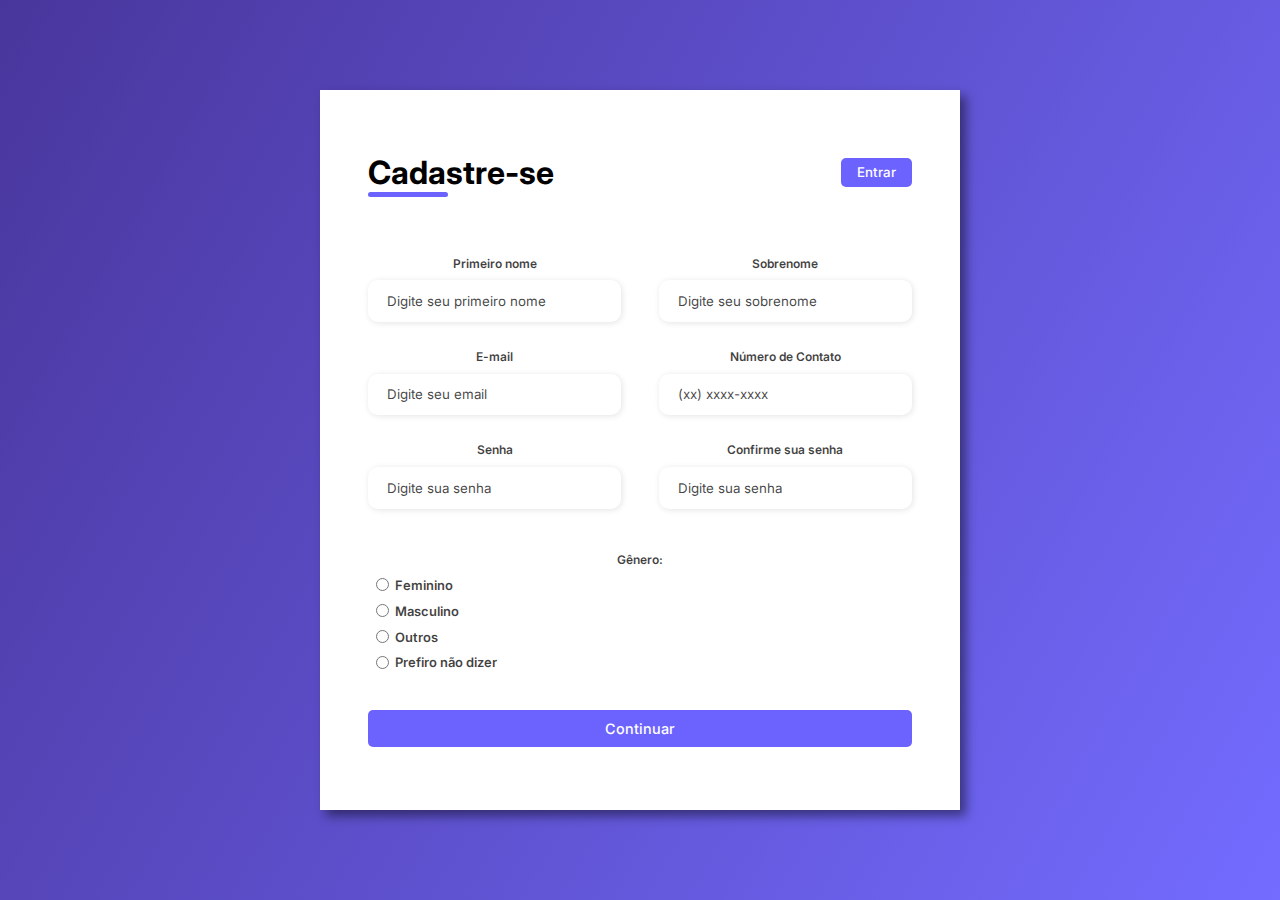
<file: index.html>
<!DOCTYPE html>
<html lang="pt-br">
<head>
    <meta charset="UTF-8">
    <meta http-equiv="X-UA-Compatible" content="IE=edge">
    <meta name="viewport" content="width=device-width, initial-scale=1.0">
    <link rel="stylesheet" href="assets/css/style.css">
    <title>Projeto Formulário</title>
</head>
<body>
    <div class="container">
        <div class="form-image">
            <img src="/assets/images/undraw_shopping_re_3wst.svg">
        </div>
        <div class="form">
            <form>
                <div class="form-header">
                    <div class="title">
                        <h1>Cadastre-se</h1>
                    </div>
                    <div class="login-button">
                        <button><a href="login/login.html">Entrar</a></button>
                    </div>
                </div>

                 <div class="input-group">
                    <div class="input-box">
                        <label for="firstname">Primeiro nome</label>
                        <input type="text" id="firstname" name="firstname" placeholder="Digite seu primeiro nome" required>
                    </div>

                    <div class="input-box">
                        <label for="sobrenome">Sobrenome</label>
                        <input type="text" id="sobrenome" name="sobrenome" placeholder="Digite seu sobrenome" required>
                    </div>

                    <div class="input-box">
                        <label for="email">E-mail</label>
                        <input type="email" id="email" name="email" placeholder="Digite seu email" required>
                    </div>

                    <div class="input-box">
                        <label for="number">Número de Contato</label>
                        <input type="tel" id="number" name="number" placeholder="(xx) xxxx-xxxx" required>
                    </div>

                    <div class="input-box">
                        <label for="password">Senha</label>
                        <input type="password" id="password" name="password" placeholder="Digite sua senha" required>
                    </div>

                    <div class="input-box">
                        <label for="confirm-password">Confirme sua senha</label>
                        <input type="password" id="confirm-password" name="confirm-password" placeholder="Digite sua senha" required>
                    </div>
                 </div>

                 <div class="gender-container">
                    <div class="gender-header">
                        <h6>Gênero:</h6>
                    </div>

                    <div class="gender-group-container">

                        <div class="gender-group">
                            <div class="gender-input">
                                <input type="radio" name="gender" id="female">
                                <label for="female">Feminino</label>
                            </div>
                        </div>
                        <div class="gender-group">
                            <div class="gender-input">
                                <input type="radio" name="gender" id="male">
                                <label for="male">Masculino</label>
                            </div>
                        </div>
                        <div class="gender-group">
                            <div class="gender-input">
                                <input type="radio" name="gender" id="others">
                                <label for="others">Outros</label>
                            </div>
                        </div>
                        <div class="gender-group">
                            <div class="gender-input">
                                <input type="radio" name="gender" id="none">
                                <label for="none">Prefiro não dizer</label>
                            </div>
                        </div>
                    </div>
                 </div>

                 <div class="continue-button">
                     <button><a href="#">Continuar</a></button>
                 </div>
            </form>
        </div>
    </div>
    
</body>
</html>
</file>
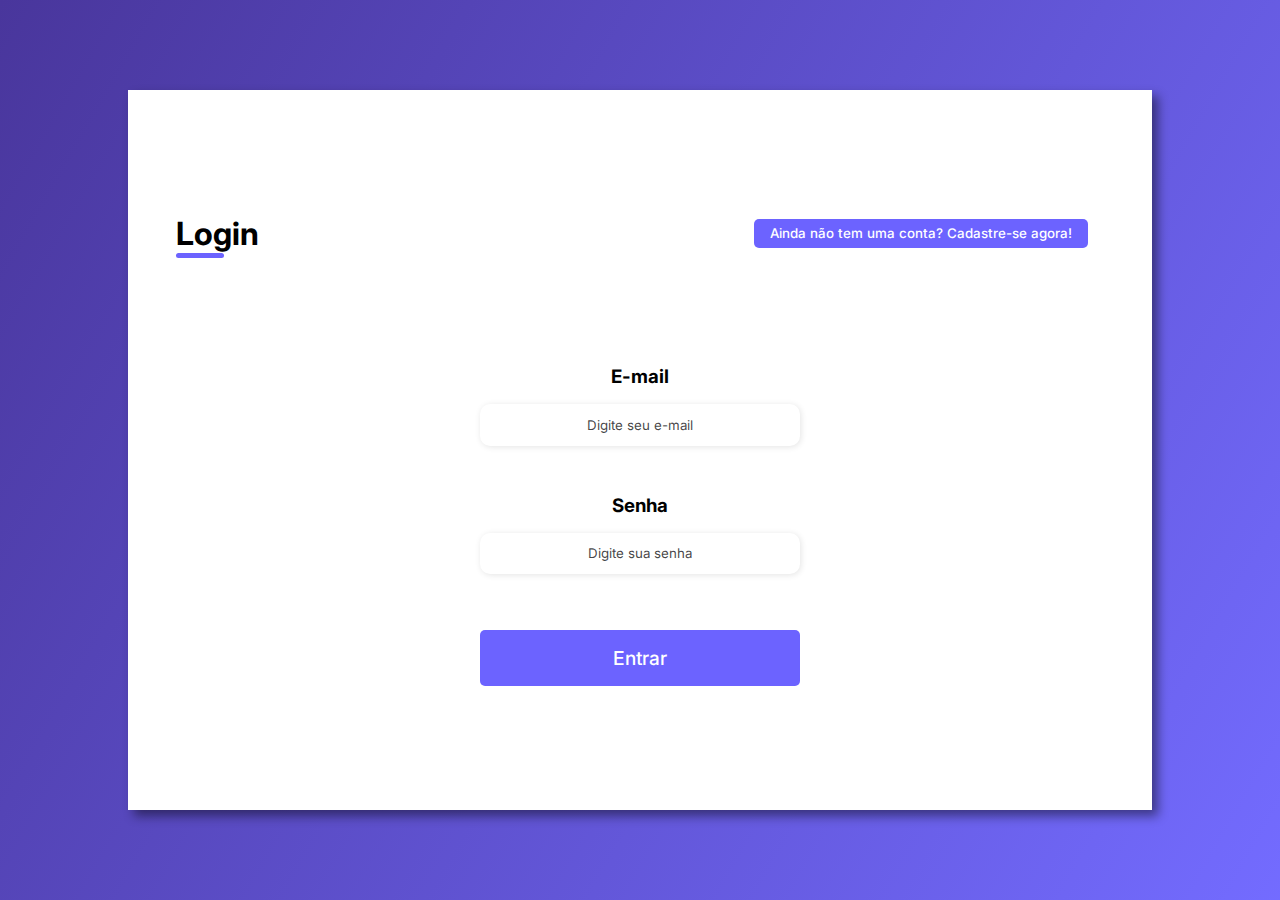
<file: login/login.html>
<!DOCTYPE html>
<html lang="pt-br">
<head>
    <meta charset="UTF-8">
    <meta http-equiv="X-UA-Compatible" content="IE=edge">
    <meta name="viewport" content="width=device-width, initial-scale=1.0">
    <link href="assets/css/style.css" rel="stylesheet">
    <script src="assets/js/scripts.js"></script>
    <title>Login Page</title>
</head>
<body>

    <div class="container">
        
        <div class="form-image">
            <img src="assets/images/undraw_access_account_re_8spm.svg">
        </div>

            <form class="form">
                <div class="form-header">
                    <h1>Login</h1>

                    <div class="cadastre-se">
                        <button onclick="newLocation()">Ainda não tem uma conta? Cadastre-se agora!</button>
                    </div>
                </div>

                <div class="input-group">
                    <div class="input-box">
                        <h3 class="content-input-box">E-mail</h3>
                        <input type="email" id="email" name="email" placeholder="Digite seu e-mail" required>
                    </div>

                    <div class="input-box">
                        <h3 class="content-input-box">Senha</h3>
                        <input type="password" id="password" name="password" placeholder="Digite sua senha" required>
                    </div>

                </div>

                <div class="button-submit">
                    <button>Entrar</button>
                </div>

            </form>

        </div>

</body>
</html>
</file>
<file: assets/css/style.css>
@import url('https://fonts.googleapis.com/css2?family=Inter:wght@100;200;300;400;500;600;700;800;900&family=Open+Sans&family=Roboto&family=Roboto+Mono&display=swap');

* {
    padding: 0;
    margin: 0;
    box-sizing: border-box;
    font-family: 'Inter', sans-serif;
}

body {
    width: 100%;
    height: 100vh;
    display: flex;
    justify-content: center;
    align-items: center;
    background: linear-gradient(120deg, #49369c, #6b63fff1);
}

.container {
    width: 80%;
    height: 80vh;
    display: flex;
    box-shadow: 6px 6px 10px rgba(0, 0, 0, 0.451);
}

.form-image {
    width: 50%;
    display: flex;
    justify-content: center;
    align-items: center;
    background-color: #fde3a7d7;
    padding: 1px;
}

.form-image img {
    width: 31rem;
}

.form {
    width: 50%;
    text-align: center;
    justify-content: center;
    display: flex;
    flex-direction: column;
    background-color: #fff;
    padding: 3rem;
}

.form-header {
    margin-bottom: 3rem;
    display: flex;
    justify-content: space-between;
}

.login-button {
    display: flex;
    align-items: center;
}

.login-button button {
    border: 0;
    background-color: #6c63ff;
    padding: 0.4rem 1rem;
    border-radius: 5px;
    cursor: pointer;
}

.login-button button:hover {
    background-color: #6b63fff1;
}

.login-button button a {
    text-decoration: none;
    font-weight: 500;
    color: #fff;
}

.form-header h1::after {
    content: '';
    display: block;
    width: 5rem;
    height: 0.3rem;
    background-color: #6c63ff;
    margin: 0 auto;
    position: absolute;
    border-radius: 10px;
}

.input-group {
    display: flex;
    flex-wrap: wrap;
    justify-content: space-between;
    padding: 1rem 0;
}

.input-box {
    display: flex;
    flex-direction: column;
    margin-bottom: 1.1rem;
}

.input-box input {
    margin: 0.6rem 0;
    padding: 0.8rem 1.2rem;
    border: none;
    border-radius: 10px;
    box-shadow: 1px 1px 6px #0000001c;
}

.input-box input:hover {
    background-color: #eeeeee75;
}

.input-box input:focus-visible{
    outline: 1px solid #6c63ff;
}

.input-box label,
.gender-header h6 {
    font-size: 0.75rem;
    font-weight: 600;
    color: #000000c0;
}

.input-box input::placeholder {
    color: #000000be;
}

.gender-group {
    display: flex;
    justify-content: space-between;
    margin-top: 0.62rem;
    padding: 0 0.5rem;
}

.gender-input {
    display: flex;
    align-items: center;
}

.gender-input input {
    margin-right: 0.35rem;
}

.gender-input label {
    font-size: 0.81rem;
    font-weight: 600;
    color: #000000c0;
}

.continue-button button {
    width: 100%;
    margin-top: 2.5rem;
    border: none;
    background-color: #6c63ff;
    padding: 00.62rem;
    border-radius: 5px;
    cursor: pointer;
}

.continue-button button:hover {
    background-color: #6b63fff1;
}

.continue-button button a {
    text-decoration: none;
    font-size: 0.9rem;
    font-weight: 500;
    color: #fff;
}

@media screen and (max-width: 1330px) {
    .form-image{
        display: none;
    }

    .container {
        width: 50%;
    }

    .form {
        width: 100%;
    }
}

@media screen and (max-width: 1064px){
    .container {
        width: 90%;
        height: auto;
    }

    .input-group {
        flex-direction: column;
        overflow-y: scroll;
        flex-wrap: nowrap;
        max-height: 10rem;
        padding-right: 5rem;
    }

    .gender-input {
        margin-top: 2rem;
    }

    .gender-group {
        flex-direction: column;
    }

    .gender-input {
        margin-top: 0.5rem;
    }
}
</file>
<file: login/assets/css/style.css>
@import url('https://fonts.googleapis.com/css2?family=Inter:wght@100;200;300;400;500;600;700;800;900&family=Open+Sans&family=Roboto&family=Roboto+Mono&display=swap');

* {
    padding: 0;
    margin: 0;
    box-sizing: border-box;
    font-family: 'Inter', sans-serif;
}

body {
    width: 100%;
    height: 100vh;
    display: flex;
    justify-content: center;
    align-items: center;
    background: linear-gradient(120deg, #49369c, #6b63fff1);
}

.container {
    width: 80%;
    height: 80vh;
    display: flex;
    box-shadow: 6px 6px 10px rgba(0, 0, 0, 0.451);
}

.form-image {
    width: 50%;
    display: flex;
    justify-content: center;
    align-items: center;
    background-color: #fde3a7d7;
    padding: 1px;
}

.form-image img {
    width: 31rem;
}

.form {
    width: 50%;
    display: flex;
    flex-direction: column;
    justify-content: center;
    text-align: center;
    background-color: #fff;
    padding: 3rem;
}

.form-header {
    display: flex;
    justify-content: space-between;
    margin-bottom: 5rem;
}

.cadastre-se {
    display: flex;
    align-items: center;
}

.cadastre-se button {
    border: 0;
    background-color: #6c63ff;
    padding: 0.4rem 1rem;
    border-radius: 5px;
    cursor: pointer;
    text-decoration: none;
    font-weight: 500;
    color: #fff;
}

.cadastre-se button:hover {
    background-color: #6b63fff1;
}

.form-header h1::after {
    content: '';
    display: block;
    width: 3rem;
    height: 0.3rem;
    background-color: #6c63ff;
    margin: 0 auto;
    position: absolute;
    border-radius: 10px;
}

.input-group {
    display: flex;
    flex-direction: column;
    align-items: center;
    padding: 0rem;
}

.input-box {
    padding: 1rem;
}

.content-input-box {
    padding: 1rem;
    color: black;
    text-decoration-line: none;
}

.input-box input{
    width: 35rem;
    padding: 0.8rem 0.9rem;
    border: 0;
    border-radius: 10px;
    box-shadow: 1px 1px 6px #0000001c;
    text-align: left;
}

.input-box input:hover {
    background-color: #eeeeee75;
}

.input-box input:focus-visible{
    outline: 1px solid #6c63ff;
}

.input-box input::placeholder {
    color: #000000be;
    text-align: center;
}

.button-submit button {
    width: 35rem;
    margin-top: 2.5rem;
    border: none;
    background-color: #6c63ff;
    padding: 1rem;
    border-radius: 5px;
    cursor: pointer;
    text-decoration: none;
    font-size: 1.2rem;
    font-weight: 500;
    color: #fff;
}

.button-submit button:hover {
    background-color: #6b63fff1;
}

@media screen and (max-width: 1620px){
    .cadastre-se {
        padding: 0.2rem 1rem;
    }
    
    .input-box input {
        width: 10rem;
    }

    .button-submit button {
        width: 10rem;
    }
}

@media screen and (max-width: 1280px){
    .form-image {
        display: none;
    }

    .form {
        width: 100%;
    }

    .input-box input {
        width: 20rem;
    }

    .button-submit button {
        width: 20rem;
    }
}

@media screen and (max-width: 560px){
    .input-box input {
        width: 12rem;
    }

    .button-submit button {
        width: 12rem;
    }
}
</file>
